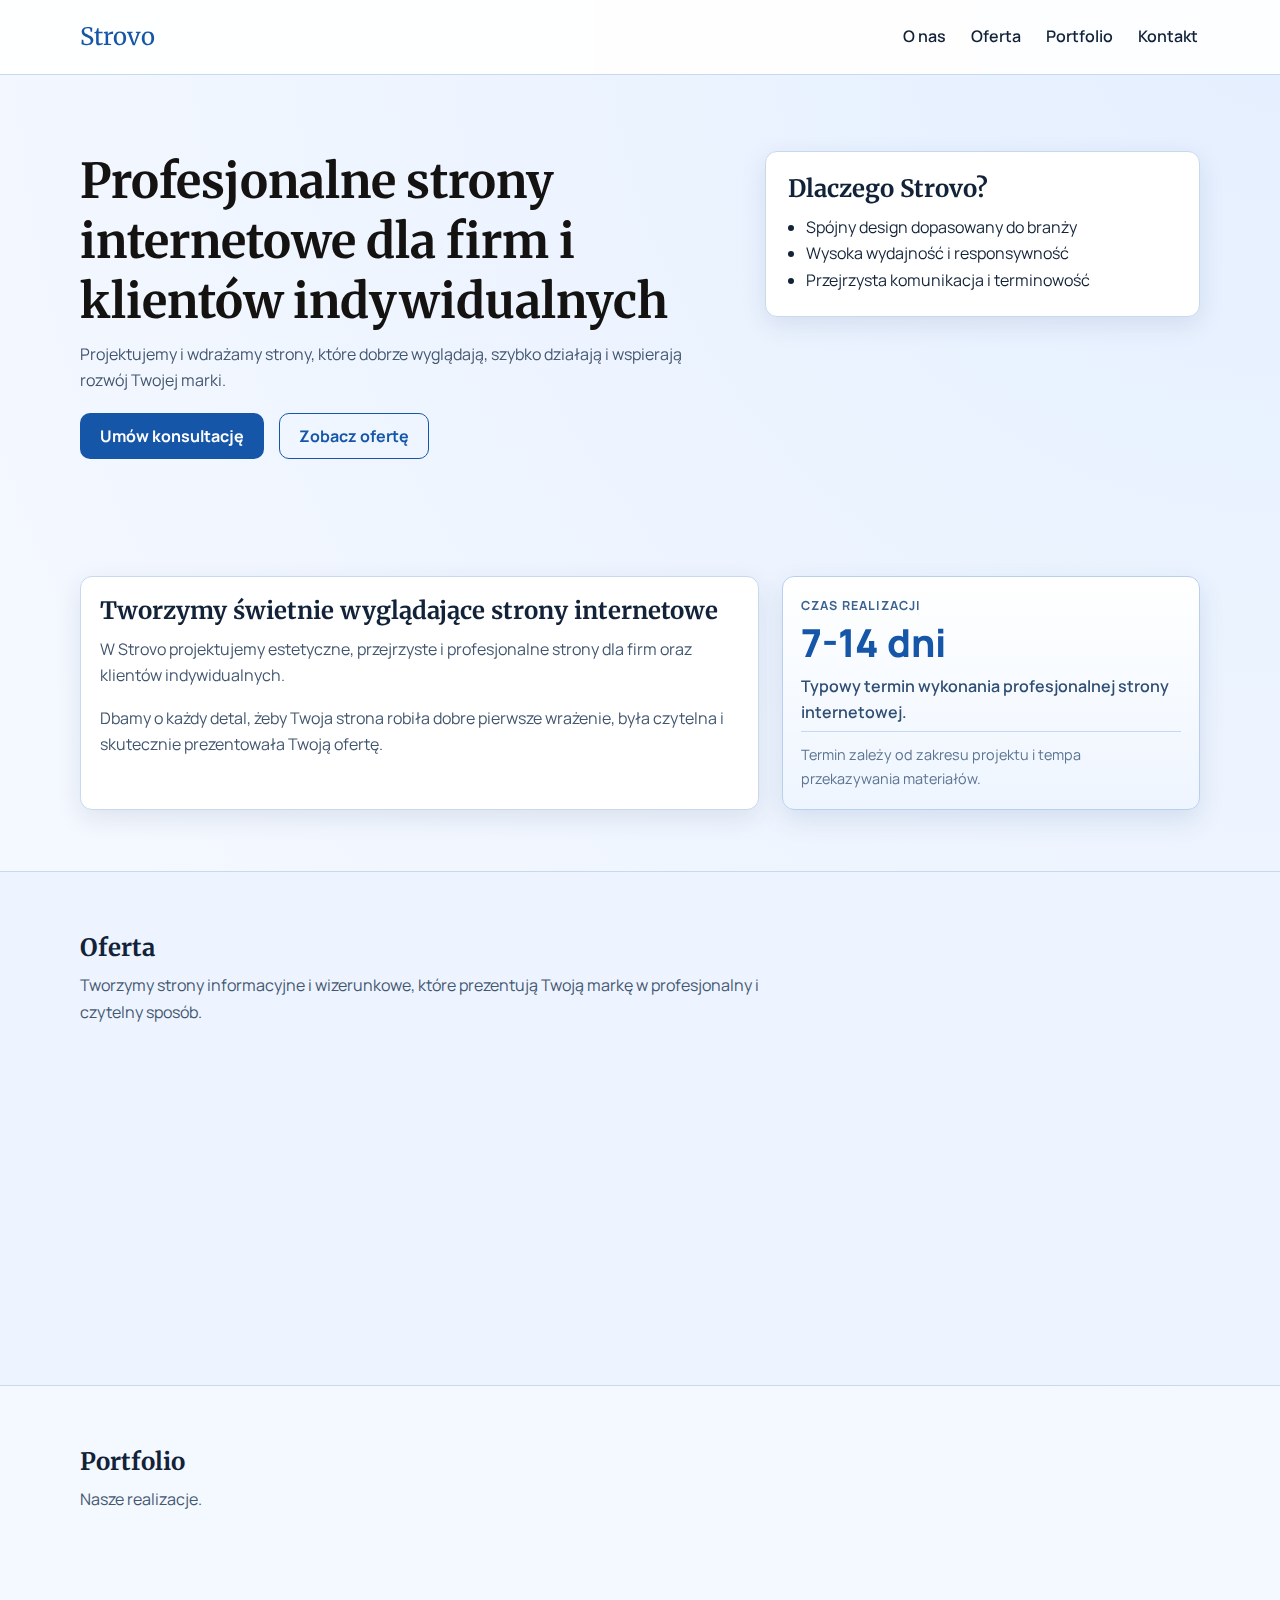
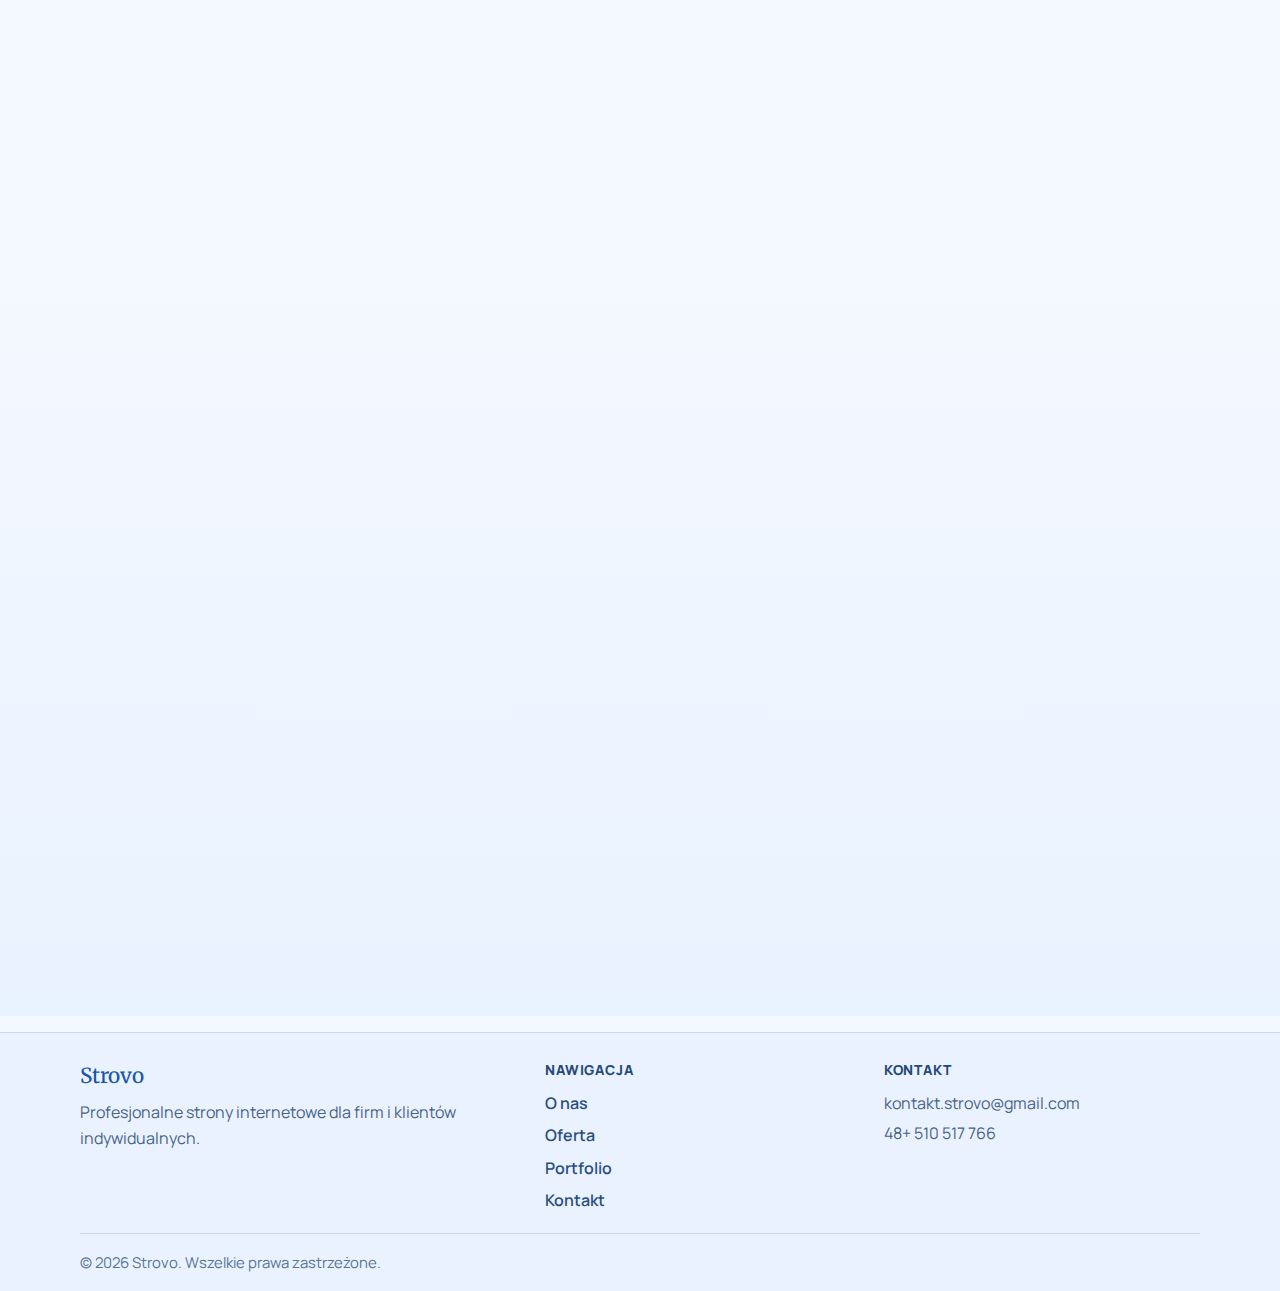
<file: index.html>
﻿<!DOCTYPE html>
<html lang="pl">
<head>
  <meta charset="UTF-8" />
  <meta name="viewport" content="width=device-width, initial-scale=1.0" />
  <meta name="description" content="Strovo tworzy profesjonalne strony internetowe dla firm i klientów indywidualnych." />
  <title>Strovo | Profesjonalne strony internetowe</title>
  <link rel="preconnect" href="https://fonts.googleapis.com" />
  <link rel="preconnect" href="https://fonts.gstatic.com" crossorigin />
  <link href="https://fonts.googleapis.com/css2?family=Manrope:wght@400;500;700;800&family=Merriweather:wght@700&display=swap" rel="stylesheet" />
  <link rel="icon" href="favicon.svg" type="image/svg+xml" />
  <link rel="stylesheet" href="styles.css" />

  <script data-goatcounter="https://strovo.goatcounter.com/count"
        async src="//gc.zgo.at/count.js"></script>
</head>
<body>
  <header class="header">
    <div class="container nav-wrap">
      <a href="#" class="logo" aria-label="Strovo strona główna">Strovo</a>
      <button class="menu-btn" aria-label="Otwórz menu" aria-expanded="false">Menu</button>
      <nav class="nav" id="site-nav">
        <a href="#o-nas">O nas</a>
        <a href="#oferta">Oferta</a>
        <a href="#portfolio">Portfolio</a>
        <a href="#kontakt">Kontakt</a>
      </nav>
    </div>
  </header>

  <main>
    <section class="hero">
      <div class="container hero-grid">
        <div>
          <h1>Profesjonalne strony internetowe dla firm i klientów indywidualnych</h1>
          <p class="lead">Projektujemy i wdrażamy strony, które dobrze wyglądają, szybko działają i wspierają rozwój Twojej marki.</p>
          <div class="hero-actions">
            <a class="btn btn-primary" href="#kontakt">Umów konsultację</a>
            <a class="btn btn-outline" href="#oferta">Zobacz ofertę</a>
          </div>
        </div>
        <aside class="hero-card" aria-label="Korzyści współpracy">
          <h2>Dlaczego Strovo?</h2>
          <ul>
            <li>Spójny design dopasowany do branży</li>
            <li>Wysoka wydajność i responsywność</li>
            <li>Przejrzysta komunikacja i terminowość</li>
          </ul>
        </aside>
      </div>
    </section>

    <section id="o-nas" class="section">
      <div class="container section-about">
        <div class="about-copy">
          <h2>Tworzymy świetnie wyglądające strony internetowe</h2>
          <p>W Strovo projektujemy estetyczne, przejrzyste i profesjonalne strony dla firm oraz klientów indywidualnych.</p>
          <p>Dbamy o każdy detal, żeby Twoja strona robiła dobre pierwsze wrażenie, była czytelna i skutecznie prezentowała Twoją ofertę.</p>
        </div>
        <aside class="about-highlight" aria-label="Czas realizacji strony">
          <p class="about-highlight-label">Czas realizacji</p>
          <p class="about-highlight-days">7-14 dni</p>
          <p class="about-highlight-text">Typowy termin wykonania profesjonalnej strony internetowej.</p>
          <p class="about-highlight-note">Termin zależy od zakresu projektu i tempa przekazywania materiałów.</p>
        </aside>
      </div>
    </section>
    
    <section id="oferta" class="section alt">
      <div class="container">
        <h2>Oferta</h2>
        <p class="offer-intro">Tworzymy strony informacyjne i wizerunkowe, które prezentują Twoją markę w profesjonalny i czytelny sposób.</p>
        <div class="cards">
          <article class="card">
            <p class="card-tag">Najczęściej wybierane</p>
            <h3>Strona firmowa</h3>
            <p>Kompletna strona dla firmy, która jasno przedstawia ofertę i buduje zaufanie.</p>
            <ul class="card-list">
              <li>Strona główna + podstrony usług</li>
              <li>Sekcja o firmie, kontakt i formularz</li>
              <li>Wersja mobilna i szybkie działanie</li>
            </ul>
          </article>
          <article class="card">
            <p class="card-tag">Skupienie na usłudze</p>
            <h3>Landing page</h3>
            <p>Jedna, mocna strona pod konkretną usługę, ofertę lub kampanię reklamową.</p>
            <ul class="card-list">
              <li>Przemyślana struktura sekcji</li>
              <li>Czytelne wezwania do kontaktu</li>
              <li>Treść dopasowana do grupy docelowej</li>
            </ul>
          </article>
          <article class="card">
            <p class="card-tag">Szybki start</p>
            <h3>Strona One Page</h3>
            <p>Wszystkie najważniejsze informacje na jednej stronie, idealne na start działalności.</p>
            <ul class="card-list">
              <li>Przejrzysty układ sekcji</li>
              <li>Opis usług i obszaru działania</li>
              <li>Dane kontaktowe i formularz</li>
            </ul>
          </article>
        </div>
      </div>
    </section>

    <section id="portfolio" class="section">
      <div class="container">
        <h2>Portfolio</h2>
        <p class="offer-intro">Nasze realizacje.</p>
        <div class="portfolio-grid">
          <article class="card portfolio-card">
            <h3>zyskowyebook.pl</h3>
            <a class="btn btn-outline project-link" href="https://zyskowyebook.pl/" target="_blank" rel="noopener noreferrer">Zobacz stronę</a>
          </article>
          <article class="card portfolio-card">
            <h3>pytanieiodpowiedz.pl</h3>
            <a class="btn btn-outline project-link" href="https://pytanieiodpowiedz.pl/" target="_blank" rel="noopener noreferrer">Zobacz stronę</a>
          </article>
          <article class="card portfolio-card">
            <h3>projektboks.pl</h3>
            <a class="btn btn-outline project-link" href="https://projektboks.pl/" target="_blank" rel="noopener noreferrer">Zobacz stronę</a>
          </article>
        </div>
      </div>
    </section>

    <section id="kontakt" class="section contact">
      <div class="container contact-grid">
        <div class="contact-copy">
          <p class="contact-eyebrow">Bezpłatna konsultacja</p>
          <h2>Porozmawiajmy o Twojej stronie</h2>
          <p>Napisz do nas, a przygotujemy jasną propozycję współpracy. Bez zbędnych formalności i bez zobowiązań na start.</p>
          <ul class="contact-points">
            <li>Krótka rozmowa o potrzebach i zakresie strony</li>
            <li>Wstępna wycena i harmonogram realizacji</li>
            <li>Prosty plan działania krok po kroku</li>
          </ul>
          <div class="contact-details">
            <p><strong>E-mail:</strong> kontakt.strovo@gmail.com</p>
            <p><strong>Telefon:</strong> 48+ 510 517 766</p>
          </div>
          <div class="contact-note">
            <h3>Co dalej po wysłaniu formularza?</h3>
            <p>Odpowiadamy z propozycją kolejnych kroków i terminem krótkiej konsultacji.</p>
          </div>
        </div>
        <form class="contact-form" action="https://formsubmit.co/kontakt.strovo@gmail.com" method="POST">
          <h3>Napisz wiadomość</h3>
          <p class="form-intro">Im więcej szczegółów podasz, tym precyzyjniej przygotujemy ofertę.</p>

          <label for="name">Imię i nazwisko</label>
          <input id="name" name="name" type="text" required />

          <label for="email">Adres e-mail</label>
          <input id="email" name="email" type="email" required />

          <label for="message">Wiadomość</label>
          <textarea id="message" name="message" rows="5" required></textarea>

          <button type="submit" class="btn btn-primary">Wyślij zapytanie</button>
          <p class="form-message" role="status" aria-live="polite"></p>


          <input type="hidden" name="_next" value="https://strovo.pl/podziekowanie.html">
          <input type="hidden" name="_subject" value="Nowa wiadomość!">
          <input type="hidden" name="_captcha" value="false">
          <input type="hidden" name="_template" value="table">
        </form>
      </div>
    </section>
  </main>

  <footer class="footer">
    <div class="container footer-main">
      <div>
        <p class="footer-logo">Strovo</p>
        <p class="footer-text">Profesjonalne strony internetowe dla firm i klientów indywidualnych.</p>
      </div>
      <div>
        <p class="footer-title">Nawigacja</p>
        <nav class="footer-nav" aria-label="Nawigacja stopki">
          <a href="#o-nas">O nas</a>
          <a href="#oferta">Oferta</a>
          <a href="#portfolio">Portfolio</a>
          <a href="#kontakt">Kontakt</a>
        </nav>
      </div>
      <div>
        <p class="footer-title">Kontakt</p>
        <p class="footer-text">kontakt.strovo@gmail.com</p>
        <p class="footer-text">48+ 510 517 766</p>
      </div>
    </div>
    <div class="container footer-bottom">
      <p>© 2026 Strovo. Wszelkie prawa zastrzeżone.</p>
    </div>
  </footer>

  <script src="script.js"></script>
</body>
</html>
</file>
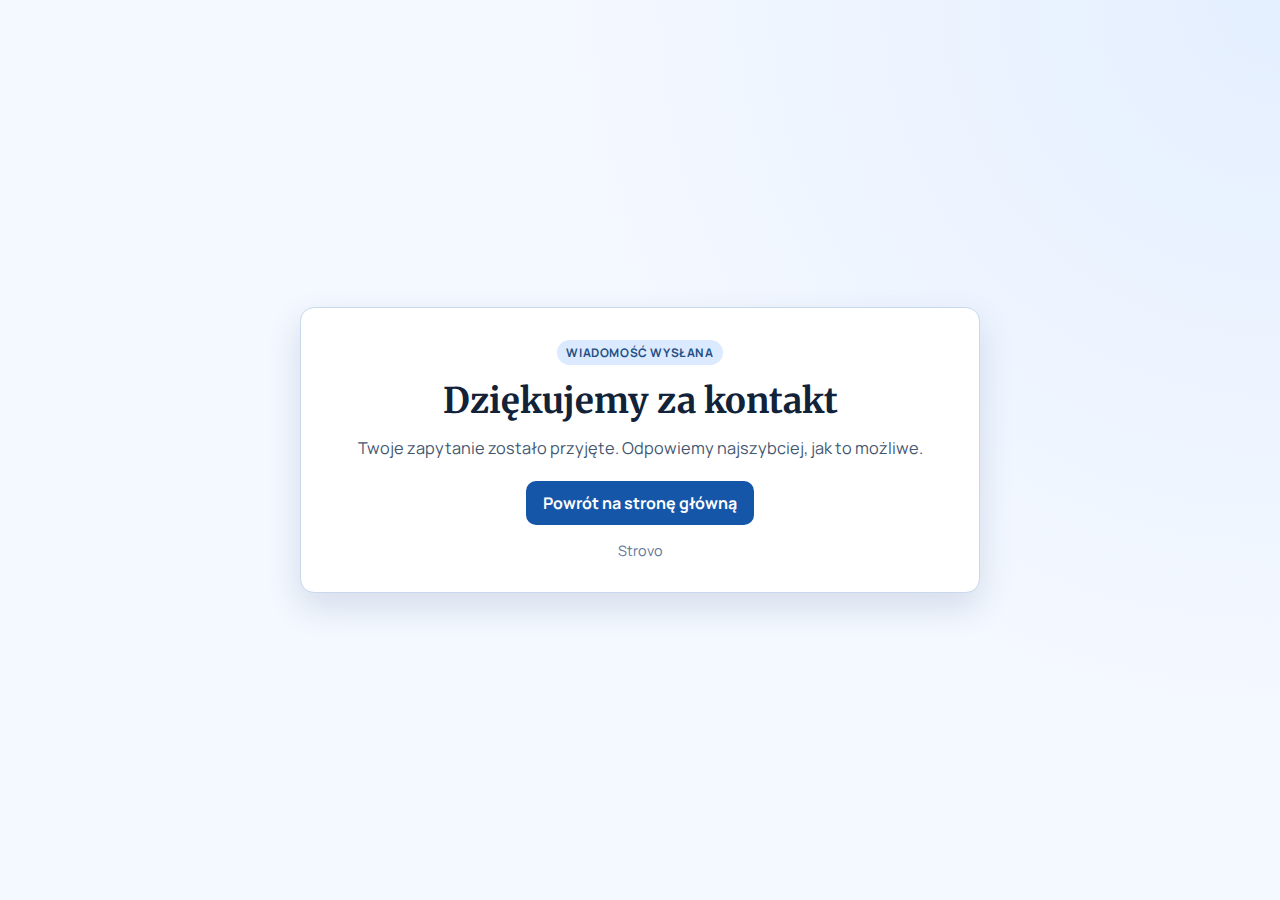
<file: podziekowanie.html>
﻿<!DOCTYPE html>
<html lang="pl">
<head>
  <meta charset="UTF-8" />
  <meta name="viewport" content="width=device-width, initial-scale=1.0" />
  <meta name="robots" content="noindex,nofollow" />
  <title>Dziękujemy | Strovo</title>
  <link rel="preconnect" href="https://fonts.googleapis.com" />
  <link rel="preconnect" href="https://fonts.gstatic.com" crossorigin />
  <link href="https://fonts.googleapis.com/css2?family=Manrope:wght@400;600;700;800&family=Merriweather:wght@700&display=swap" rel="stylesheet" />
  <style>
    :root {
      --bg: #f4f8ff;
      --surface: #ffffff;
      --text: #122238;
      --muted: #42566f;
      --line: #c8d8ee;
      --brand: #1656a8;
      --brand-strong: #114483;
      --radius: 14px;
      --shadow: 0 14px 34px rgba(20, 58, 108, 0.14);
    }

    * { box-sizing: border-box; }

    body {
      margin: 0;
      min-height: 100vh;
      display: grid;
      place-items: center;
      font-family: "Manrope", sans-serif;
      color: var(--text);
      background: radial-gradient(circle at top right, #e4efff 0, var(--bg) 45%), var(--bg);
      padding: 1rem;
    }

    .thanks-card {
      width: min(680px, 100%);
      background: var(--surface);
      border: 1px solid var(--line);
      border-radius: var(--radius);
      padding: clamp(1.4rem, 3vw, 2rem);
      box-shadow: var(--shadow);
      text-align: center;
    }

    .label {
      display: inline-block;
      margin-bottom: 0.9rem;
      padding: 0.24rem 0.62rem;
      border-radius: 999px;
      background: #dbeaff;
      color: #244f84;
      font-size: 0.74rem;
      letter-spacing: 0.05em;
      text-transform: uppercase;
      font-weight: 700;
    }

    h1 {
      margin: 0 0 0.7rem;
      font-family: "Merriweather", serif;
      line-height: 1.25;
      font-size: clamp(1.5rem, 3.8vw, 2.2rem);
    }

    p {
      margin: 0;
      color: var(--muted);
      font-size: 1.02rem;
      line-height: 1.6;
    }

    .back-btn {
      display: inline-flex;
      align-items: center;
      justify-content: center;
      margin-top: 1.25rem;
      min-height: 44px;
      padding: 0 1rem;
      border-radius: 10px;
      border: 1px solid transparent;
      background: var(--brand);
      color: #fff;
      text-decoration: none;
      font-weight: 700;
      transition: background-color 200ms ease, transform 200ms ease;
    }

    .back-btn:hover,
    .back-btn:focus-visible {
      background: var(--brand-strong);
      transform: translateY(-1px);
    }

    .small {
      display: block;
      margin-top: 1rem;
      font-size: 0.9rem;
      color: #5f7698;
    }
  </style>
</head>
<body>
  <main class="thanks-card" role="main">
    <span class="label">Wiadomość wysłana</span>
    <h1>Dziękujemy za kontakt</h1>
    <p>Twoje zapytanie zostało przyjęte. Odpowiemy najszybciej, jak to możliwe.</p>
    <a class="back-btn" href="index.html">Powrót na stronę główną</a>
    <span class="small">Strovo</span>
  </main>
</body>
</html>
</file>
<file: styles.css>
﻿:root {
  --bg: #f4f8ff;
  --surface: #ffffff;
  --text: #122238;
  --muted: #42566f;
  --line: #c8d8ee;
  --brand: #1656a8;
  --brand-strong: #114483;
  --accent: #2a78dd;
  --radius: 12px;
  --shadow: 0 8px 26px rgba(17, 46, 84, 0.1);
}

* {
  box-sizing: border-box;
}

html {
  scroll-behavior: smooth;
  scroll-padding-top: 90px;
  overflow-x: clip;
}

body {
  margin: 0;
  font-family: "Manrope", sans-serif;
  color: var(--text);
  background: radial-gradient(circle at top right, #e4efff 0, var(--bg) 45%), var(--bg);
  line-height: 1.65;
}

h1,
h2,
h3 {
  margin: 0 0 0.6rem;
  line-height: 1.25;
}

h1,
h2 {
  font-family: "Merriweather", serif;
}

p {
  margin: 0 0 1rem;
  color: var(--muted);
}

a {
  color: inherit;
  text-decoration: none;
}

.container {
  width: min(1120px, 92%);
  margin: 0 auto;
}

.header {
  position: sticky;
  top: 0;
  z-index: 10;
  background: rgba(255, 255, 255, 0.92);
  backdrop-filter: blur(8px);
  border-bottom: 1px solid var(--line);
}

.nav-wrap {
  display: flex;
  align-items: center;
  justify-content: space-between;
  min-height: 74px;
}

.logo {
  font-family: "Merriweather", serif;
  font-size: 1.5rem;
  color: var(--brand);
}

.nav {
  display: flex;
  gap: 1.25rem;
  font-weight: 600;
}

.nav a {
  padding: 0.35rem 0.15rem;
  border-bottom: 2px solid transparent;
}

.nav a:hover,
.nav a:focus-visible {
  border-color: var(--accent);
}

.menu-btn {
  display: none;
  border: 1px solid var(--line);
  border-radius: 10px;
  padding: 0.5rem 0.8rem;
  background: var(--surface);
  font-weight: 700;
}

.hero {
  padding: 4.75rem 0 3.5rem;
}

.hero-grid {
  display: grid;
  grid-template-columns: 1.35fr 0.9fr;
  gap: 2rem;
  align-items: start;
}

h1 {
  font-size: clamp(1.95rem, 4vw, 3rem);
  color: #141312;
}

.lead {
  max-width: 62ch;
}

.hero-actions {
  display: flex;
  gap: 0.9rem;
  flex-wrap: wrap;
  margin-top: 1.25rem;
}

.btn {
  display: inline-flex;
  align-items: center;
  justify-content: center;
  border: 1px solid transparent;
  border-radius: 10px;
  min-height: 46px;
  padding: 0 1.2rem;
  font-weight: 700;
  cursor: pointer;
  transition: transform 220ms ease, box-shadow 220ms ease, background-color 220ms ease;
}

.btn-primary {
  background: var(--brand);
  color: #fff;
}

.btn-primary:hover,
.btn-primary:focus-visible {
  background: var(--brand-strong);
  transform: translateY(-1px);
}

.btn-outline {
  border-color: var(--brand);
  color: var(--brand);
  background: transparent;
}

.btn-outline:hover,
.btn-outline:focus-visible {
  transform: translateY(-1px);
  box-shadow: 0 8px 18px rgba(26, 80, 145, 0.14);
}

.hero-card {
  background: var(--surface);
  border: 1px solid var(--line);
  border-radius: var(--radius);
  padding: 1.4rem;
  box-shadow: var(--shadow);
  transition: transform 260ms ease, box-shadow 260ms ease;
}

.hero-card:hover {
  transform: translateY(-4px);
  box-shadow: 0 12px 30px rgba(19, 56, 104, 0.14);
}

.hero-card ul {
  margin: 0;
  padding-left: 1.1rem;
}

.section {
  padding: 3.8rem 0;
}

.alt {
  background: #edf4ff;
  border-block: 1px solid var(--line);
}

.section-about {
  display: grid;
  grid-template-columns: 1.3fr 0.8fr;
  gap: 1.4rem;
  align-items: stretch;
}

.about-copy {
  background: var(--surface);
  border: 1px solid var(--line);
  border-radius: var(--radius);
  padding: 1.2rem;
  box-shadow: var(--shadow);
}

.about-highlight {
  border: 1px solid #b9cff0;
  border-radius: var(--radius);
  padding: 1.15rem;
  background: linear-gradient(180deg, #ffffff 0%, #eef5ff 100%);
  box-shadow: 0 10px 26px rgba(24, 64, 117, 0.12);
  transform: translateZ(0);
  will-change: transform, box-shadow;
  transition: transform 620ms cubic-bezier(0.4, 0, 0.2, 1), box-shadow 620ms cubic-bezier(0.4, 0, 0.2, 1), border-color 620ms ease;
}

.about-highlight:hover {
  transform: translateY(-4px);
  box-shadow: 0 14px 32px rgba(24, 64, 117, 0.16);
  border-color: #a8c4e8;
}

.about-highlight:focus-within {
  transform: translateY(-4px);
  box-shadow: 0 14px 32px rgba(24, 64, 117, 0.16);
  border-color: #a8c4e8;
}

.about-highlight-label {
  margin: 0 0 0.35rem;
  font-size: 0.78rem;
  letter-spacing: 0.08em;
  text-transform: uppercase;
  color: #3d6290;
  font-weight: 700;
}

.about-highlight-days {
  margin: 0;
  font-size: clamp(1.8rem, 4vw, 2.4rem);
  line-height: 1.1;
  color: var(--brand);
  font-weight: 800;
}

.about-highlight-text {
  margin: 0.55rem 0 0.35rem;
  color: #2f4e74;
  font-weight: 600;
}

.about-highlight-note {
  margin: 0;
  padding-top: 0.7rem;
  border-top: 1px solid #c7d9f2;
  font-size: 0.9rem;
  color: #5b7391;
}

.cards,
.projects {
  display: grid;
  grid-template-columns: repeat(3, minmax(0, 1fr));
  gap: 1rem;
}

.offer-intro {
  max-width: 68ch;
  margin-bottom: 1.2rem;
}

.card,
.projects article {
  background: var(--surface);
  border: 1px solid var(--line);
  border-radius: var(--radius);
  padding: 1.2rem;
  box-shadow: var(--shadow);
}

.card {
  display: flex;
  flex-direction: column;
  transform: translateZ(0);
  will-change: transform, box-shadow;
  transition: transform 620ms cubic-bezier(0.4, 0, 0.2, 1), box-shadow 620ms cubic-bezier(0.4, 0, 0.2, 1), border-color 620ms ease;
}

.card:hover {
  transform: translateY(-5px);
  box-shadow: 0 14px 34px rgba(20, 58, 108, 0.14);
  border-color: #a8c4e8;
}

.card:focus-within {
  transform: translateY(-5px);
  box-shadow: 0 14px 34px rgba(20, 58, 108, 0.14);
  border-color: #a8c4e8;
}

.card h3 {
  margin-bottom: 0.45rem;
}

.card-tag {
  align-self: flex-start;
  margin: 0 0 0.7rem;
  padding: 0.22rem 0.58rem;
  border-radius: 999px;
  background: #dbeaff;
  color: #244f84;
  font-size: 0.74rem;
  letter-spacing: 0.04em;
  text-transform: uppercase;
  font-weight: 700;
}

.card-list {
  margin: 0.25rem 0 0;
  padding-left: 1.1rem;
}

.card-list li {
  margin-bottom: 0.4rem;
  color: #35557b;
}

.portfolio-grid {
  display: grid;
  grid-template-columns: repeat(2, minmax(0, 1fr));
  gap: 1rem;
}

.portfolio-card {
  gap: 0.35rem;
}

.project-link {
  margin-top: 0.75rem;
  align-self: flex-start;
}

.contact {
  background: linear-gradient(180deg, transparent 0, #e9f2ff 100%);
}

.contact-grid {
  display: grid;
  grid-template-columns: 1fr 1fr;
  gap: 1.6rem;
  align-items: start;
}

.contact-copy {
  background: var(--surface);
  border: 1px solid var(--line);
  border-radius: var(--radius);
  padding: 1.3rem;
  box-shadow: var(--shadow);
}

.contact-eyebrow {
  display: inline-block;
  margin-bottom: 0.7rem;
  padding: 0.2rem 0.55rem;
  border-radius: 999px;
  background: #dbeaff;
  color: var(--brand);
  font-size: 0.78rem;
  font-weight: 700;
  letter-spacing: 0.03em;
  text-transform: uppercase;
}

.contact-points {
  margin: 1rem 0;
  padding-left: 1.15rem;
}

.contact-points li {
  margin-bottom: 0.45rem;
  color: #2b4766;
}

.contact-details {
  margin: 1rem 0;
}

.contact-details p {
  margin: 0.3rem 0;
  color: #223e5c;
}

.contact-note {
  border-top: 1px dashed #b8ceec;
  margin-top: 1rem;
  padding-top: 0.9rem;
}

.contact-note h3 {
  font-size: 1rem;
  margin-bottom: 0.35rem;
}

.contact-form {
  background: var(--surface);
  border: 1px solid var(--line);
  border-radius: var(--radius);
  padding: 1.2rem;
  box-shadow: var(--shadow);
}

.contact-form h3 {
  margin-bottom: 0.35rem;
}

.form-intro {
  margin-bottom: 1rem;
  font-size: 0.95rem;
}

.contact-form label {
  display: block;
  margin-bottom: 0.4rem;
  font-weight: 600;
  color: #1f3550;
}

.contact-form input,
.contact-form textarea {
  width: 100%;
  margin-bottom: 0.95rem;
  border: 1px solid #b6cae6;
  border-radius: 9px;
  padding: 0.7rem 0.75rem;
  font: inherit;
  background: #fff;
}

.contact-form input:focus,
.contact-form textarea:focus {
  outline: 2px solid #cfe2ff;
  border-color: var(--brand);
}

.form-message {
  min-height: 1.4rem;
  margin-top: 0.8rem;
  font-weight: 600;
}

.footer {
  border-top: 1px solid var(--line);
  background: #eaf2ff;
  margin-top: 1rem;
  overflow: clip;
}

.footer-main {
  display: grid;
  grid-template-columns: 1.4fr 1fr 1fr;
  gap: 1.4rem;
  padding: 1.6rem 0 1.2rem;
}

.footer-logo {
  margin: 0 0 0.35rem;
  color: var(--brand);
  font-family: "Merriweather", serif;
  font-size: 1.3rem;
}

.footer-title {
  margin: 0 0 0.5rem;
  color: #254a78;
  font-size: 0.86rem;
  font-weight: 800;
  letter-spacing: 0.06em;
  text-transform: uppercase;
}

.footer-nav {
  display: flex;
  flex-direction: column;
  gap: 0.38rem;
}

.footer-nav a {
  color: #294f7f;
  font-weight: 600;
}

.footer-nav a:hover,
.footer-nav a:focus-visible {
  color: var(--brand);
}

.footer-text {
  margin: 0.25rem 0;
  color: #466287;
}

.footer-bottom {
  min-height: 58px;
  display: flex;
  align-items: center;
  border-top: 1px solid #cad9ee;
}

.footer-bottom p {
  margin: 0;
  color: #587499;
  font-size: 0.93rem;
}

.reveal-up {
  opacity: 0;
  transition: opacity 520ms ease;
  will-change: opacity;
}

.reveal-up.is-visible {
  opacity: 1;
}

@media (prefers-reduced-motion: reduce) {
  html {
    scroll-behavior: auto;
  }

  .reveal-up,
  .btn,
  .hero-card,
  .about-highlight,
  .card {
    transition: none !important;
    opacity: 1 !important;
  }
}

@media (max-width: 900px) {
  .hero-grid,
  .section-about,
  .contact-grid,
  .footer-main {
    grid-template-columns: 1fr;
  }

  .cards,
  .projects {
    grid-template-columns: 1fr 1fr;
  }
}

@media (max-width: 680px) {
  .menu-btn {
    display: inline-flex;
  }

  .nav {
    position: absolute;
    top: 74px;
    left: 0;
    right: 0;
    display: none;
    flex-direction: column;
    gap: 0;
    background: var(--surface);
    border-bottom: 1px solid var(--line);
    padding: 0.5rem 4%;
  }

  .nav a {
    padding: 0.85rem 0;
  }

  .nav.open {
    display: flex;
  }

  .cards,
  .projects {
    grid-template-columns: 1fr;
  }

  .section,
  .hero {
    padding: 3rem 0;
  }
}
</file>
